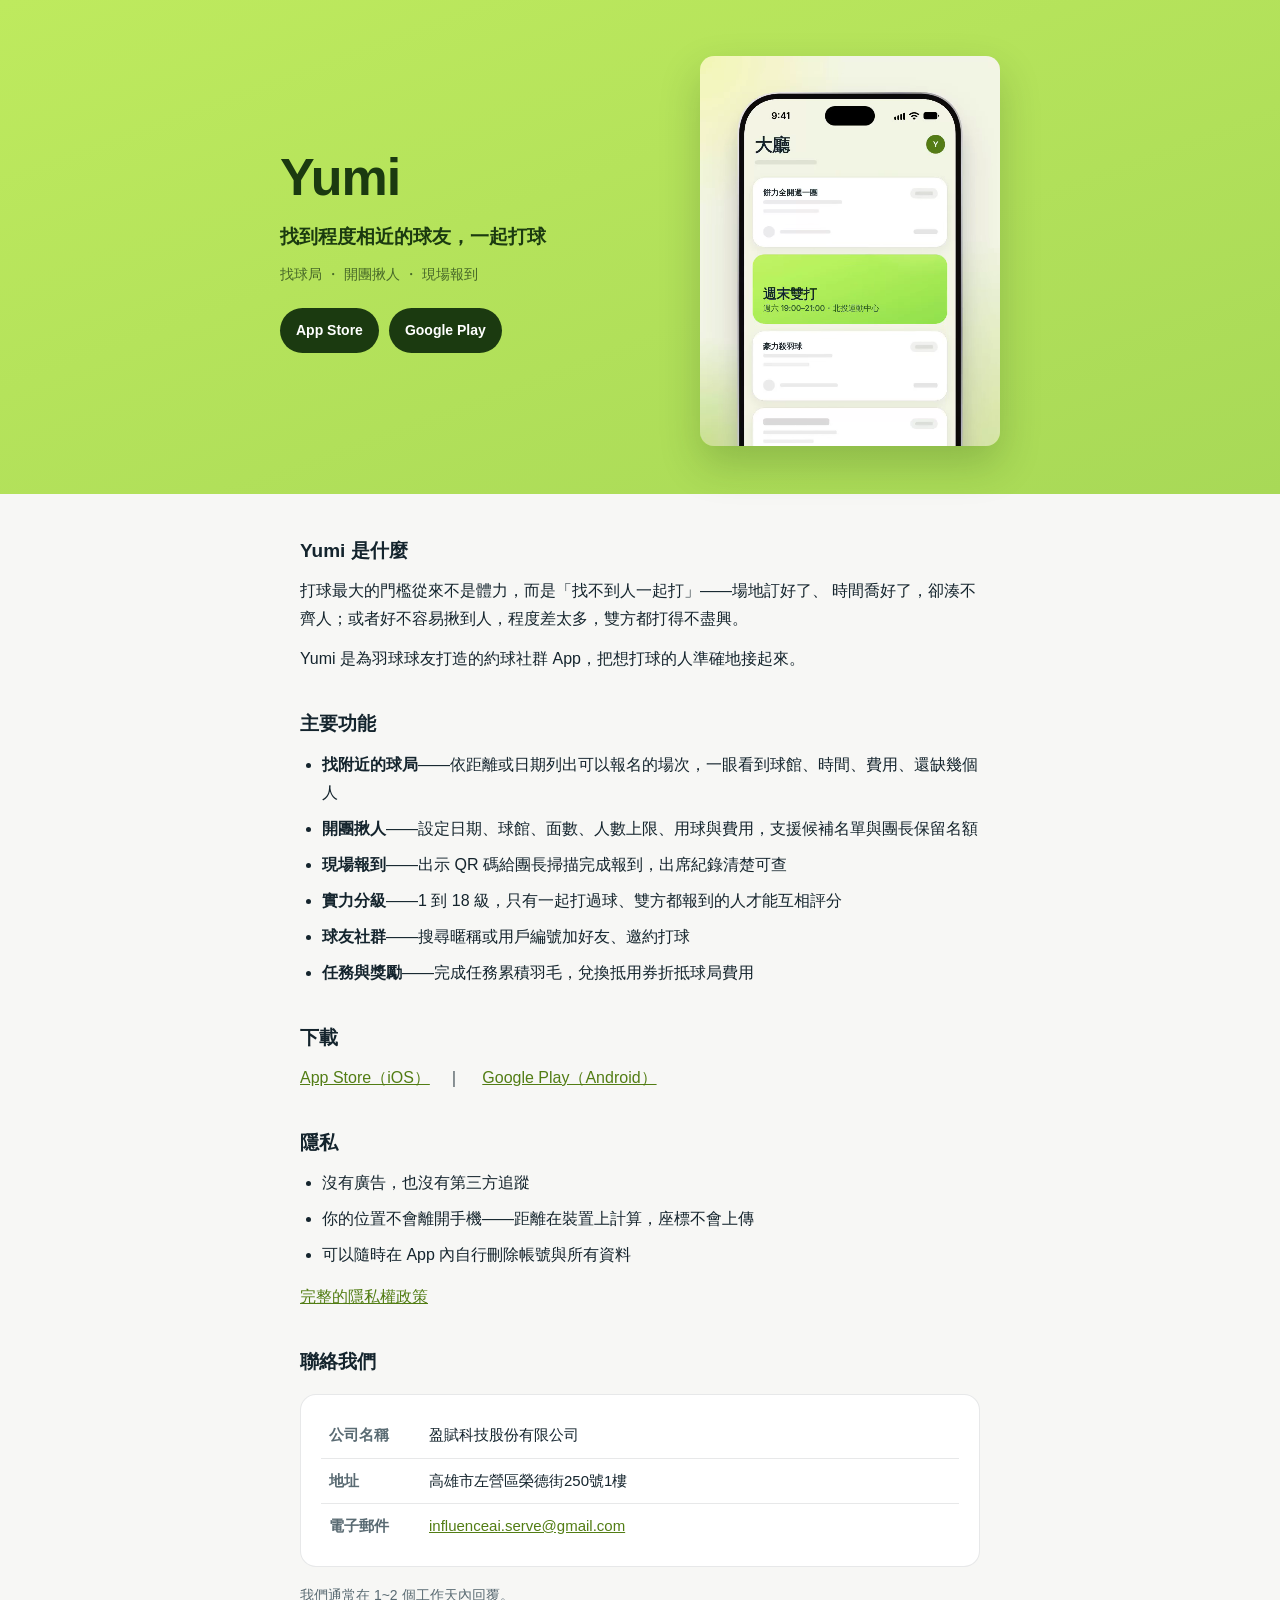
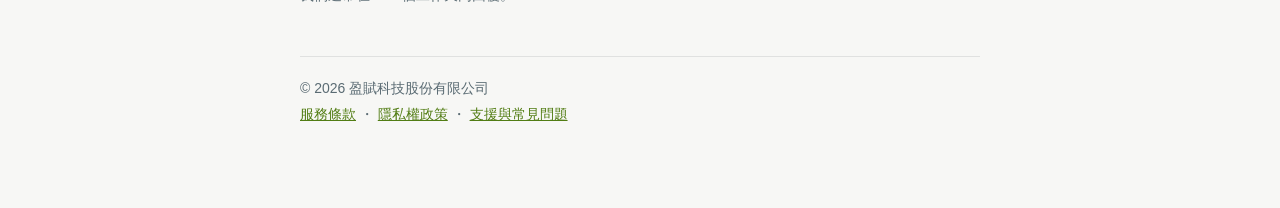
<file: index.html>
<!doctype html>
<html lang="zh-Hant">
<head>
<meta charset="utf-8">
<meta name="viewport" content="width=device-width, initial-scale=1">
<title>Yumi — 羽球約球社群</title>
<meta name="description" content="Yumi 是一款羽球約球社群 App：找附近的球局、開團揪人、線上報名與現場報到。盈賦科技股份有限公司出品。">
<!--
  這一頁是 **Yumi 的產品頁**，掛在 yumi.influenceai.tw。
  公司官網是 influenceai.tw（InfluenceAI 那個產品），兩邊各司其職 ——
  所以這裡主打 App 本身，公司資訊放頁尾（Google Play 的組織驗證
  仍然看得到公司全名、地址與聯絡方式）。

  **樣式刻意寫在這一頁裡面，不連結 style.css。**
  隔壁兩頁（隱私權政策、支援）共用 style.css；這一頁如果因為少了
  一個 CSS 檔就變成裸 HTML，審核員與使用者看到的就是一個壞掉的
  網站 —— 一個檔案自己站得住，比省幾行重複重要。

  公司名稱與地址**要跟 D-U-N-S 登記的一字不差**。要改的話，
  Play Console 與這裡一起改，不要只改一邊。
-->
<style>
:root{
  --bg:#F7F7F5; --card:#FFF; --ink:#14242D; --soft:#5A6B73;
  --line:rgba(20,36,45,.10); --lime:#527D14; --limebg:#BEEA5E;
}
@media (prefers-color-scheme: dark){
  :root{ --bg:#0C1418; --card:#18272E; --ink:#F5F7F2; --soft:#9BAAB2;
         --line:rgba(255,255,255,.12); --lime:#B7F35C; }
}
*{box-sizing:border-box; margin:0; padding:0}
body{
  background:var(--bg); color:var(--ink); line-height:1.75;
  font-family:-apple-system,BlinkMacSystemFont,"PingFang TC","Noto Sans TC",
              "Microsoft JhengHei",sans-serif;
}
main{max-width:720px; margin:0 auto; padding:0 20px 80px}

/* 頁首那條螢光綠 —— App 的主色，一眼認得出是同一個品牌。
   文案在左、手機示意動畫在右；窄螢幕時動畫排到文案下面。 */
.hero{
  background:linear-gradient(160deg,#BEEA5E 0%,#A8D957 100%);
  padding:56px 20px 48px; margin-bottom:40px;
}
.hero .inner{
  max-width:720px; margin:0 auto; display:flex; align-items:center;
  justify-content:space-between; gap:32px;
}
.hero .copy{ flex:1 1 auto; min-width:0 }
.hero .name{
  font-size:52px; font-weight:800; letter-spacing:-1px; color:#1B3A10;
  line-height:1.1;
}
.hero .tag{ margin-top:14px; font-size:19px; font-weight:700; color:#1B3A10 }
.hero .sub{ margin-top:8px; font-size:14px; color:#2C4A1C; opacity:.8 }
.hero .cta{ margin-top:22px; display:flex; gap:10px; flex-wrap:wrap }
.hero .cta a{
  display:inline-block; padding:10px 16px; border-radius:999px;
  background:#1B3A10; color:#fff; font-weight:700; font-size:14px;
  text-decoration:none;
}
/* 示意動畫：一支手機在大廳點開球局、按下報名（影片本身有自己的霧綠底與圓角） */
.hero .demo{
  flex:0 0 300px; width:300px; aspect-ratio:400/520; border-radius:14px;
  overflow:hidden; box-shadow:0 18px 40px rgba(27,58,16,.22);
}
.hero .demo video{ display:block; width:100%; height:100%; object-fit:cover }
@media (max-width:620px){
  .hero{ padding:44px 20px 36px }
  .hero .inner{ flex-direction:column; align-items:stretch; gap:28px }
  .hero .demo{ flex:none; width:min(358px,100%); margin:0 auto }
}

h2{font-size:19px; margin:34px 0 10px}
p,li{font-size:16px; color:var(--ink)}
p{margin-bottom:12px}
ul{margin:0 0 14px 22px}
li{margin-bottom:8px}
a{color:var(--lime)}
.card{background:var(--card); border:1px solid var(--line); border-radius:16px;
      padding:18px 20px; margin:16px 0}
.soft{color:var(--soft); font-size:14px}
table{width:100%; border-collapse:collapse; margin:0; font-size:15px}
th,td{text-align:left; padding:9px 8px; border-bottom:1px solid var(--line);
      vertical-align:top}
th{color:var(--soft); font-weight:600; white-space:nowrap; width:100px}
tr:last-child th,tr:last-child td{border-bottom:0}

/* 手機上兩欄表格會被壓成「一個字一行」—— 那不是排版難看，是根本讀不了。
   窄螢幕就改成上下堆疊：標題一行、說明一行。 */
@media (max-width:620px){
  .hero .name{font-size:42px}
  .hero .cta a{font-size:13px}
  table,tbody,tr,th,td{display:block; width:100%}
  tr{border-bottom:1px solid var(--line); padding:10px 0}
  tr:last-child{border-bottom:0; padding-bottom:0}
  th,td{border:0; padding:0}
  th{color:var(--ink); font-weight:700; margin-bottom:4px; width:auto}
  td{color:var(--soft)}
}
footer{margin-top:48px; padding-top:18px; border-top:1px solid var(--line);
       color:var(--soft); font-size:14px; line-height:1.9}
</style>
</head>
<body>

<div class="hero">
  <div class="inner">
    <div class="copy">
      <div class="name">Yumi</div>
      <div class="tag">找到程度相近的球友，一起打球</div>
      <div class="sub">找球局 ・ 開團揪人 ・ 現場報到</div>
      <div class="cta">
        <a href="https://apps.apple.com/tw/app/yumi-badminton/id6799363645">App Store</a>
        <a href="https://play.google.com/store/apps/details?id=com.jostephen.yumi">Google Play</a>
      </div>
    </div>
    <div class="demo" aria-label="Yumi 大廳：點開球局、按下報名的示意動畫">
      <video autoplay muted loop playsinline poster="assets/yumi-hero-demo-poster.png">
        <source src="assets/yumi-hero-demo.webm" type="video/webm">
        <source src="assets/yumi-hero-demo.mp4" type="video/mp4">
      </video>
    </div>
  </div>
</div>

<main>

<h2>Yumi 是什麼</h2>
<p>打球最大的門檻從來不是體力，而是「找不到人一起打」——場地訂好了、
時間喬好了，卻湊不齊人；或者好不容易揪到人，程度差太多，雙方都打得不盡興。</p>
<p>Yumi 是為羽球球友打造的約球社群 App，把想打球的人準確地接起來。</p>

<h2>主要功能</h2>
<ul>
<li><strong>找附近的球局</strong>——依距離或日期列出可以報名的場次，一眼看到球館、時間、費用、還缺幾個人</li>
<li><strong>開團揪人</strong>——設定日期、球館、面數、人數上限、用球與費用，支援候補名單與團長保留名額</li>
<li><strong>現場報到</strong>——出示 QR 碼給團長掃描完成報到，出席紀錄清楚可查</li>
<li><strong>實力分級</strong>——1 到 18 級，只有一起打過球、雙方都報到的人才能互相評分</li>
<li><strong>球友社群</strong>——搜尋暱稱或用戶編號加好友、邀約打球</li>
<li><strong>任務與獎勵</strong>——完成任務累積羽毛，兌換抵用券折抵球局費用</li>
</ul>

<h2>下載</h2>
<p>
<a href="https://apps.apple.com/tw/app/yumi-badminton/id6799363645">App Store（iOS）</a>　｜　
<a href="https://play.google.com/store/apps/details?id=com.jostephen.yumi">Google Play（Android）</a>
</p>

<h2>隱私</h2>
<ul>
<li>沒有廣告，也沒有第三方追蹤</li>
<li>你的位置不會離開手機——距離在裝置上計算，座標不會上傳</li>
<li>可以隨時在 App 內自行刪除帳號與所有資料</li>
</ul>
<p><a href="privacy.html">完整的隱私權政策</a></p>

<h2>聯絡我們</h2>
<div class="card">
<table>
<tr><th>公司名稱</th><td>盈賦科技股份有限公司</td></tr>
<tr><th>地址</th><td>高雄市左營區榮德街250號1樓</td></tr>
<tr><th>電子郵件</th><td><a href="mailto:influenceai.serve@gmail.com">influenceai.serve@gmail.com</a></td></tr>
</table>
</div>
<p class="soft">我們通常在 1~2 個工作天內回覆。</p>

<footer>
© 2026 盈賦科技股份有限公司<br>
<a href="terms.html">服務條款</a> ・ <a href="privacy.html">隱私權政策</a> ・ <a href="support.html">支援與常見問題</a>
</footer>

</main>
</body>
</html>
</file>
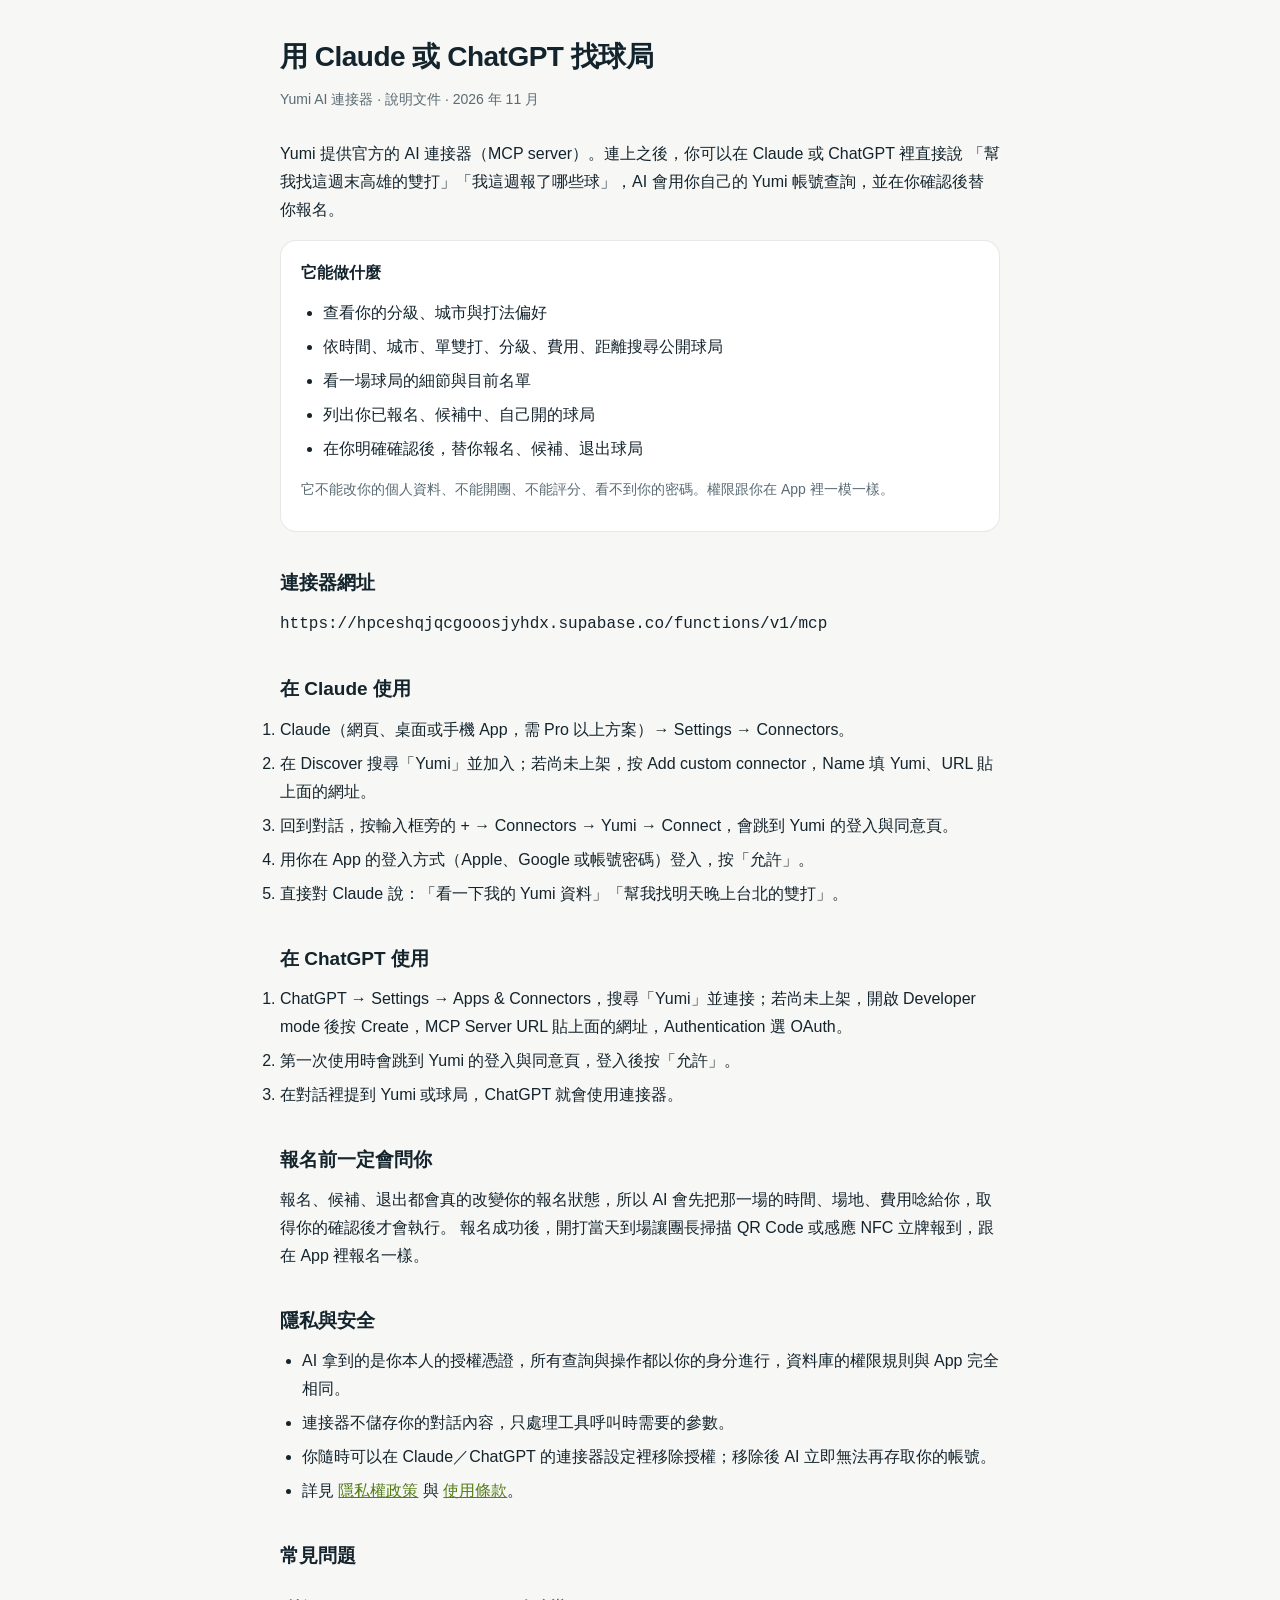
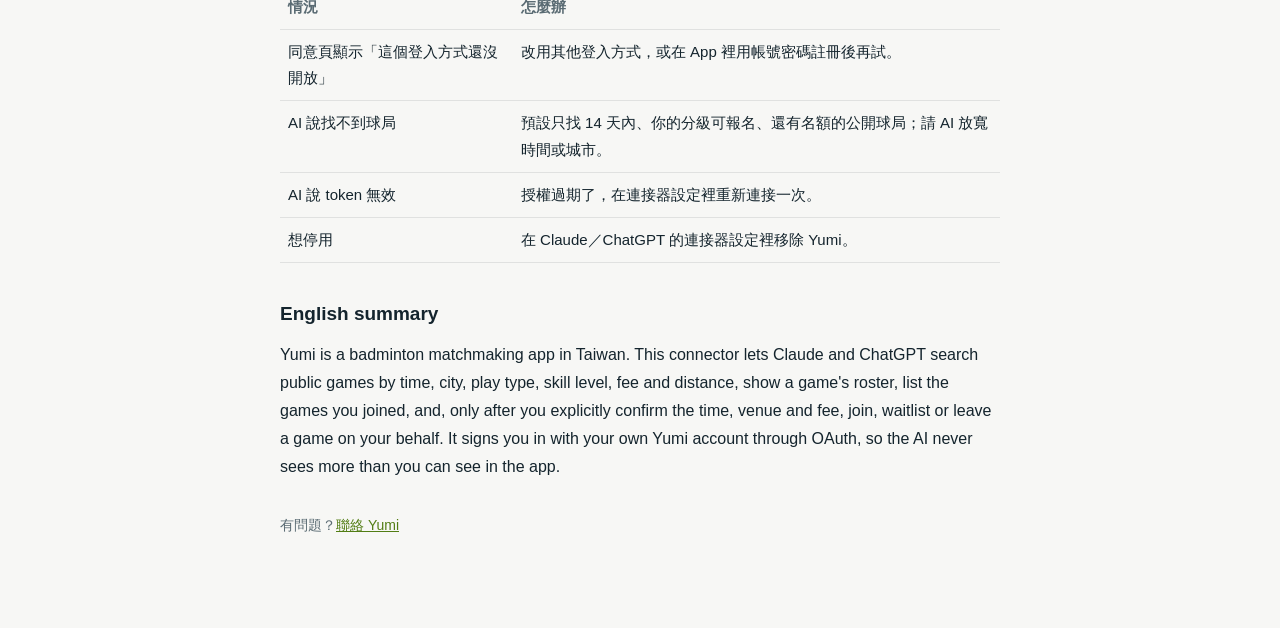
<file: ai.html>
<!doctype html>
<html lang="zh-Hant">
<head>
<meta charset="utf-8">
<meta name="viewport" content="width=device-width, initial-scale=1">
<title>Yumi × AI 助理 · 用 Claude 或 ChatGPT 找球局</title>
<meta name="description" content="把 Yumi 連接到 Claude 或 ChatGPT，直接用對話找羽球球局、看名單、報名。">
<link rel="stylesheet" href="style.css">
</head>
<body>
<main>

<h1>用 Claude 或 ChatGPT 找球局</h1>
<p class="updated">Yumi AI 連接器 · 說明文件 · 2026 年 11 月</p>

<p>Yumi 提供官方的 AI 連接器（MCP server）。連上之後，你可以在 Claude 或 ChatGPT 裡直接說
「幫我找這週末高雄的雙打」「我這週報了哪些球」，AI 會用你自己的 Yumi 帳號查詢，並在你確認後替你報名。</p>

<div class="card">
<p><strong>它能做什麼</strong></p>
<ul>
<li>查看你的分級、城市與打法偏好</li>
<li>依時間、城市、單雙打、分級、費用、距離搜尋公開球局</li>
<li>看一場球局的細節與目前名單</li>
<li>列出你已報名、候補中、自己開的球局</li>
<li>在你明確確認後，替你報名、候補、退出球局</li>
</ul>
<p class="soft">它不能改你的個人資料、不能開團、不能評分、看不到你的密碼。權限跟你在 App 裡一模一樣。</p>
</div>

<h2>連接器網址</h2>
<p><code>https://hpceshqjqcgooosjyhdx.supabase.co/functions/v1/mcp</code></p>

<h2>在 Claude 使用</h2>
<ol>
<li>Claude（網頁、桌面或手機 App，需 Pro 以上方案）→ Settings → Connectors。</li>
<li>在 Discover 搜尋「Yumi」並加入；若尚未上架，按 Add custom connector，Name 填 Yumi、URL 貼上面的網址。</li>
<li>回到對話，按輸入框旁的 + → Connectors → Yumi → Connect，會跳到 Yumi 的登入與同意頁。</li>
<li>用你在 App 的登入方式（Apple、Google 或帳號密碼）登入，按「允許」。</li>
<li>直接對 Claude 說：「看一下我的 Yumi 資料」「幫我找明天晚上台北的雙打」。</li>
</ol>

<h2>在 ChatGPT 使用</h2>
<ol>
<li>ChatGPT → Settings → Apps &amp; Connectors，搜尋「Yumi」並連接；若尚未上架，開啟 Developer mode 後按 Create，MCP Server URL 貼上面的網址，Authentication 選 OAuth。</li>
<li>第一次使用時會跳到 Yumi 的登入與同意頁，登入後按「允許」。</li>
<li>在對話裡提到 Yumi 或球局，ChatGPT 就會使用連接器。</li>
</ol>

<h2>報名前一定會問你</h2>
<p>報名、候補、退出都會真的改變你的報名狀態，所以 AI 會先把那一場的時間、場地、費用唸給你，取得你的確認後才會執行。
報名成功後，開打當天到場讓團長掃描 QR Code 或感應 NFC 立牌報到，跟在 App 裡報名一樣。</p>

<h2>隱私與安全</h2>
<ul>
<li>AI 拿到的是你本人的授權憑證，所有查詢與操作都以你的身分進行，資料庫的權限規則與 App 完全相同。</li>
<li>連接器不儲存你的對話內容，只處理工具呼叫時需要的參數。</li>
<li>你隨時可以在 Claude／ChatGPT 的連接器設定裡移除授權；移除後 AI 立即無法再存取你的帳號。</li>
<li>詳見 <a href="privacy.html">隱私權政策</a> 與 <a href="terms.html">使用條款</a>。</li>
</ul>

<h2>常見問題</h2>
<table>
<tr><th>情況</th><th>怎麼辦</th></tr>
<tr><td>同意頁顯示「這個登入方式還沒開放」</td><td>改用其他登入方式，或在 App 裡用帳號密碼註冊後再試。</td></tr>
<tr><td>AI 說找不到球局</td><td>預設只找 14 天內、你的分級可報名、還有名額的公開球局；請 AI 放寬時間或城市。</td></tr>
<tr><td>AI 說 token 無效</td><td>授權過期了，在連接器設定裡重新連接一次。</td></tr>
<tr><td>想停用</td><td>在 Claude／ChatGPT 的連接器設定裡移除 Yumi。</td></tr>
</table>

<h2>English summary</h2>
<p>Yumi is a badminton matchmaking app in Taiwan. This connector lets Claude and ChatGPT search public games by time, city, play type, skill level, fee and distance, show a game's roster, list the games you joined, and, only after you explicitly confirm the time, venue and fee, join, waitlist or leave a game on your behalf. It signs you in with your own Yumi account through OAuth, so the AI never sees more than you can see in the app.</p>

<p class="soft" style="margin-top:32px">有問題？<a href="support.html">聯絡 Yumi</a></p>
</main>
</body>
</html>
</file>
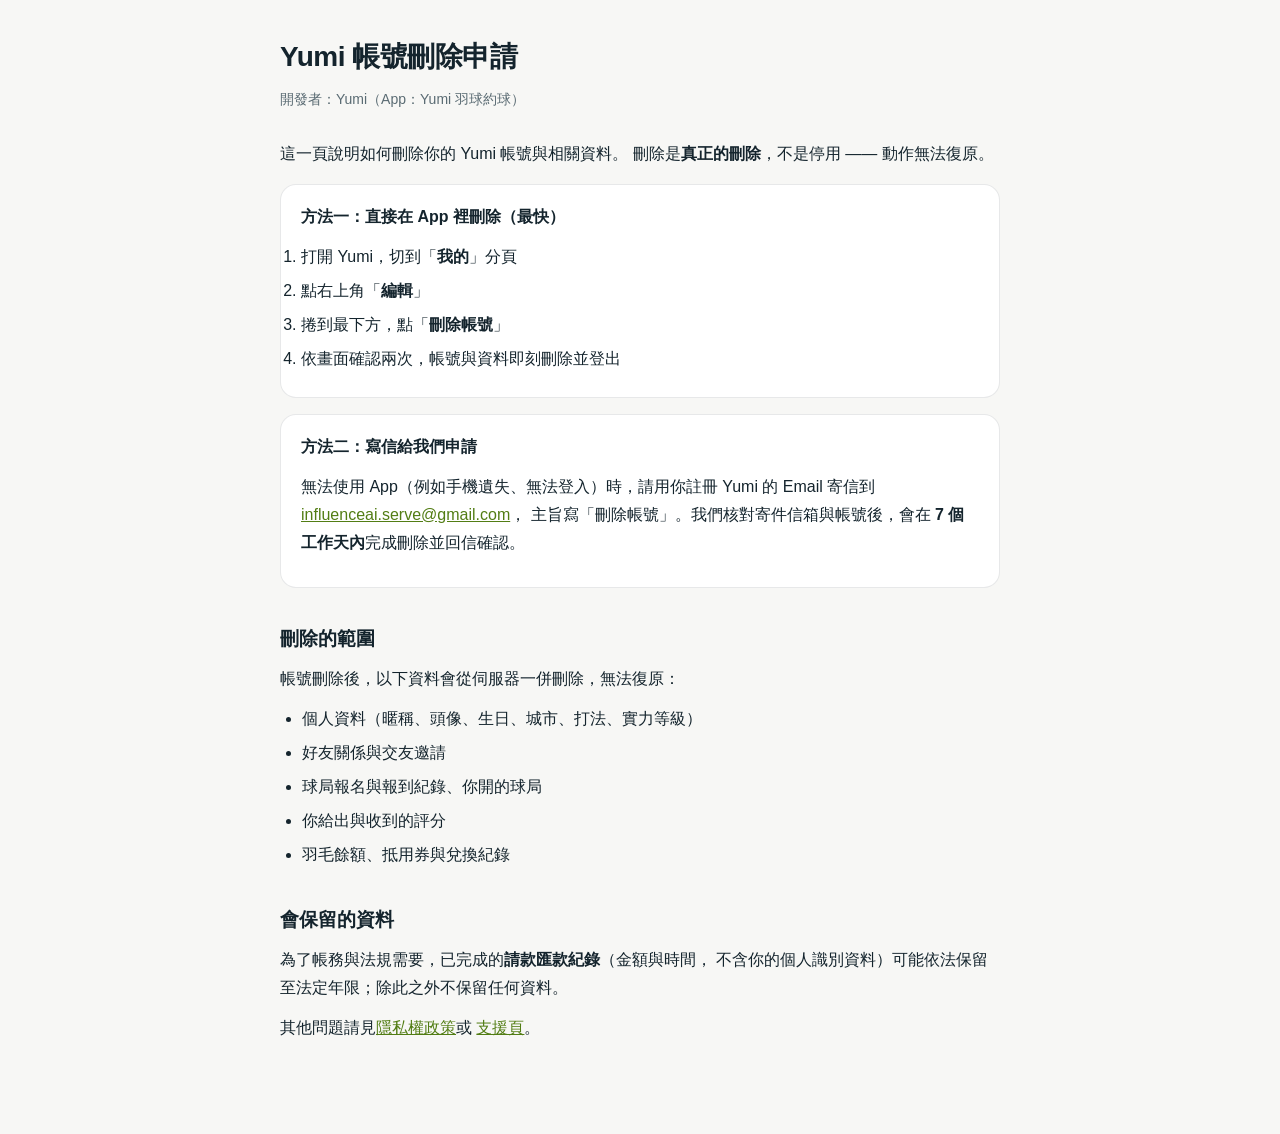
<file: delete-account.html>
<!doctype html>
<html lang="zh-Hant">
<head>
<meta charset="utf-8">
<meta name="viewport" content="width=device-width, initial-scale=1">
<title>Yumi 帳號刪除申請</title>
<link rel="stylesheet" href="style.css">
</head>
<body>
<main>

<h1>Yumi 帳號刪除申請</h1>
<p class="updated">開發者：Yumi（App：Yumi 羽球約球）</p>

<p>這一頁說明如何刪除你的 Yumi 帳號與相關資料。
刪除是<strong>真正的刪除</strong>，不是停用 —— 動作無法復原。</p>

<div class="card">
<p><strong>方法一：直接在 App 裡刪除（最快）</strong></p>
<ol>
  <li>打開 Yumi，切到「<strong>我的</strong>」分頁</li>
  <li>點右上角「<strong>編輯</strong>」</li>
  <li>捲到最下方，點「<strong>刪除帳號</strong>」</li>
  <li>依畫面確認兩次，帳號與資料即刻刪除並登出</li>
</ol>
</div>

<div class="card">
<p><strong>方法二：寫信給我們申請</strong></p>
<p>無法使用 App（例如手機遺失、無法登入）時，請用你註冊 Yumi 的
Email 寄信到
<a href="mailto:influenceai.serve@gmail.com">influenceai.serve@gmail.com</a>，
主旨寫「刪除帳號」。我們核對寄件信箱與帳號後，會在
<strong>7 個工作天內</strong>完成刪除並回信確認。</p>
</div>

<h2>刪除的範圍</h2>
<p>帳號刪除後，以下資料會從伺服器一併刪除，無法復原：</p>
<ul>
  <li>個人資料（暱稱、頭像、生日、城市、打法、實力等級）</li>
  <li>好友關係與交友邀請</li>
  <li>球局報名與報到紀錄、你開的球局</li>
  <li>你給出與收到的評分</li>
  <li>羽毛餘額、抵用券與兌換紀錄</li>
</ul>

<h2>會保留的資料</h2>
<p>為了帳務與法規需要，已完成的<strong>請款匯款紀錄</strong>（金額與時間，
不含你的個人識別資料）可能依法保留至法定年限；除此之外不保留任何資料。</p>

<p>其他問題請見<a href="privacy.html">隱私權政策</a>或
<a href="support.html">支援頁</a>。</p>

</main>
</body>
</html>
</file>
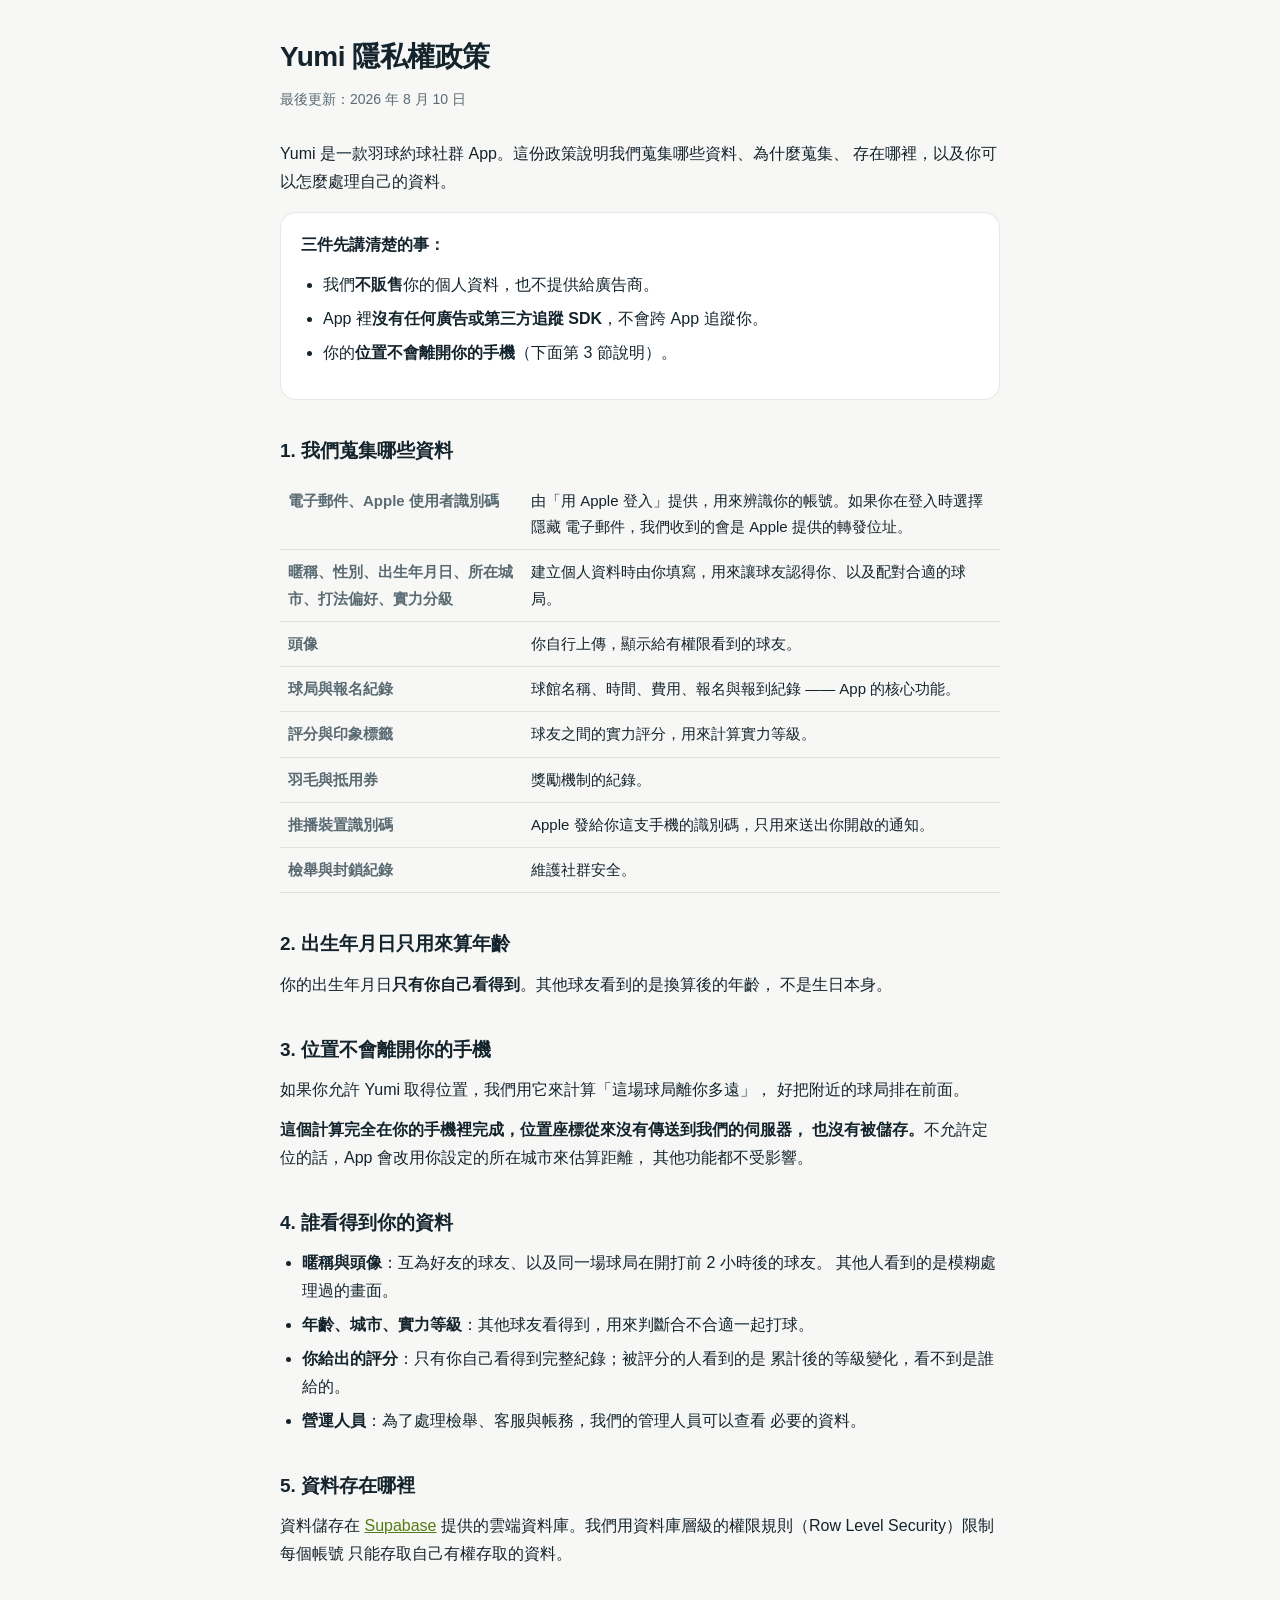
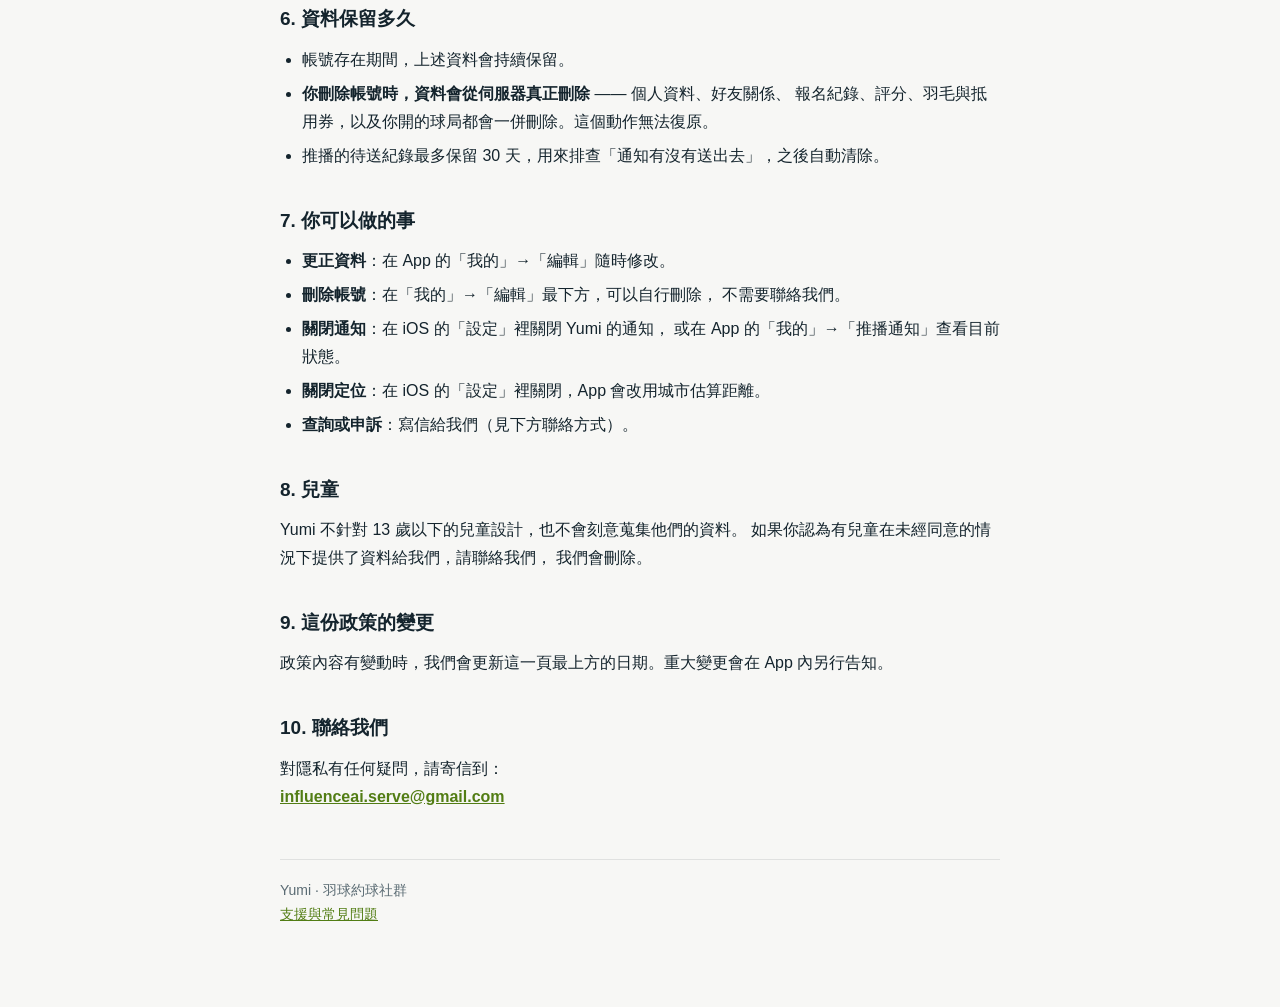
<file: privacy.html>
<!doctype html>
<html lang="zh-Hant">
<head>
<meta charset="utf-8">
<meta name="viewport" content="width=device-width, initial-scale=1">
<title>Yumi 隱私權政策</title>
<link rel="stylesheet" href="style.css">
</head>
<body>
<main>

<h1>Yumi 隱私權政策</h1>
<p class="updated">最後更新：2026 年 8 月 10 日</p>

<p>Yumi 是一款羽球約球社群 App。這份政策說明我們蒐集哪些資料、為什麼蒐集、
存在哪裡，以及你可以怎麼處理自己的資料。</p>

<div class="card">
<p><strong>三件先講清楚的事：</strong></p>
<ul>
  <li>我們<strong>不販售</strong>你的個人資料，也不提供給廣告商。</li>
  <li>App 裡<strong>沒有任何廣告或第三方追蹤 SDK</strong>，不會跨 App 追蹤你。</li>
  <li>你的<strong>位置不會離開你的手機</strong>（下面第 3 節說明）。</li>
</ul>
</div>

<h2>1. 我們蒐集哪些資料</h2>

<table>
<tr><th>電子郵件、Apple 使用者識別碼</th>
    <td>由「用 Apple 登入」提供，用來辨識你的帳號。如果你在登入時選擇隱藏
        電子郵件，我們收到的會是 Apple 提供的轉發位址。</td></tr>
<tr><th>暱稱、性別、出生年月日、所在城市、打法偏好、實力分級</th>
    <td>建立個人資料時由你填寫，用來讓球友認得你、以及配對合適的球局。</td></tr>
<tr><th>頭像</th><td>你自行上傳，顯示給有權限看到的球友。</td></tr>
<tr><th>球局與報名紀錄</th>
    <td>球館名稱、時間、費用、報名與報到紀錄 —— App 的核心功能。</td></tr>
<tr><th>評分與印象標籤</th>
    <td>球友之間的實力評分，用來計算實力等級。</td></tr>
<tr><th>羽毛與抵用券</th><td>獎勵機制的紀錄。</td></tr>
<tr><th>推播裝置識別碼</th>
    <td>Apple 發給你這支手機的識別碼，只用來送出你開啟的通知。</td></tr>
<tr><th>檢舉與封鎖紀錄</th><td>維護社群安全。</td></tr>
</table>

<h2>2. 出生年月日只用來算年齡</h2>
<p>你的出生年月日<strong>只有你自己看得到</strong>。其他球友看到的是換算後的年齡，
不是生日本身。</p>

<h2>3. 位置不會離開你的手機</h2>
<p>如果你允許 Yumi 取得位置，我們用它來計算「這場球局離你多遠」，
好把附近的球局排在前面。</p>
<p><strong>這個計算完全在你的手機裡完成，位置座標從來沒有傳送到我們的伺服器，
也沒有被儲存。</strong>不允許定位的話，App 會改用你設定的所在城市來估算距離，
其他功能都不受影響。</p>

<h2>4. 誰看得到你的資料</h2>
<ul>
  <li><strong>暱稱與頭像</strong>：互為好友的球友、以及同一場球局在開打前 2 小時後的球友。
      其他人看到的是模糊處理過的畫面。</li>
  <li><strong>年齡、城市、實力等級</strong>：其他球友看得到，用來判斷合不合適一起打球。</li>
  <li><strong>你給出的評分</strong>：只有你自己看得到完整紀錄；被評分的人看到的是
      累計後的等級變化，看不到是誰給的。</li>
  <li><strong>營運人員</strong>：為了處理檢舉、客服與帳務，我們的管理人員可以查看
      必要的資料。</li>
</ul>

<h2>5. 資料存在哪裡</h2>
<p>資料儲存在 <a href="https://supabase.com/privacy" target="_blank" rel="noopener">Supabase</a>
提供的雲端資料庫。我們用資料庫層級的權限規則（Row Level Security）限制每個帳號
只能存取自己有權存取的資料。</p>

<h2>6. 資料保留多久</h2>
<ul>
  <li>帳號存在期間，上述資料會持續保留。</li>
  <li><strong>你刪除帳號時，資料會從伺服器真正刪除</strong> —— 個人資料、好友關係、
      報名紀錄、評分、羽毛與抵用券，以及你開的球局都會一併刪除。這個動作無法復原。</li>
  <li>推播的待送紀錄最多保留 30 天，用來排查「通知有沒有送出去」，之後自動清除。</li>
</ul>

<h2>7. 你可以做的事</h2>
<ul>
  <li><strong>更正資料</strong>：在 App 的「我的」→「編輯」隨時修改。</li>
  <li><strong>刪除帳號</strong>：在「我的」→「編輯」最下方，可以自行刪除，
      不需要聯絡我們。</li>
  <li><strong>關閉通知</strong>：在 iOS 的「設定」裡關閉 Yumi 的通知，
      或在 App 的「我的」→「推播通知」查看目前狀態。</li>
  <li><strong>關閉定位</strong>：在 iOS 的「設定」裡關閉，App 會改用城市估算距離。</li>
  <li><strong>查詢或申訴</strong>：寫信給我們（見下方聯絡方式）。</li>
</ul>

<h2>8. 兒童</h2>
<p>Yumi 不針對 13 歲以下的兒童設計，也不會刻意蒐集他們的資料。
如果你認為有兒童在未經同意的情況下提供了資料給我們，請聯絡我們，
我們會刪除。</p>

<h2>9. 這份政策的變更</h2>
<p>政策內容有變動時，我們會更新這一頁最上方的日期。重大變更會在 App 內另行告知。</p>

<h2>10. 聯絡我們</h2>
<p>對隱私有任何疑問，請寄信到：<br>
<strong><a href="mailto:influenceai.serve@gmail.com">influenceai.serve@gmail.com</a></strong></p>

<footer>
Yumi · 羽球約球社群<br>
<a href="support.html">支援與常見問題</a>
</footer>

</main>
</body>
</html>
</file>
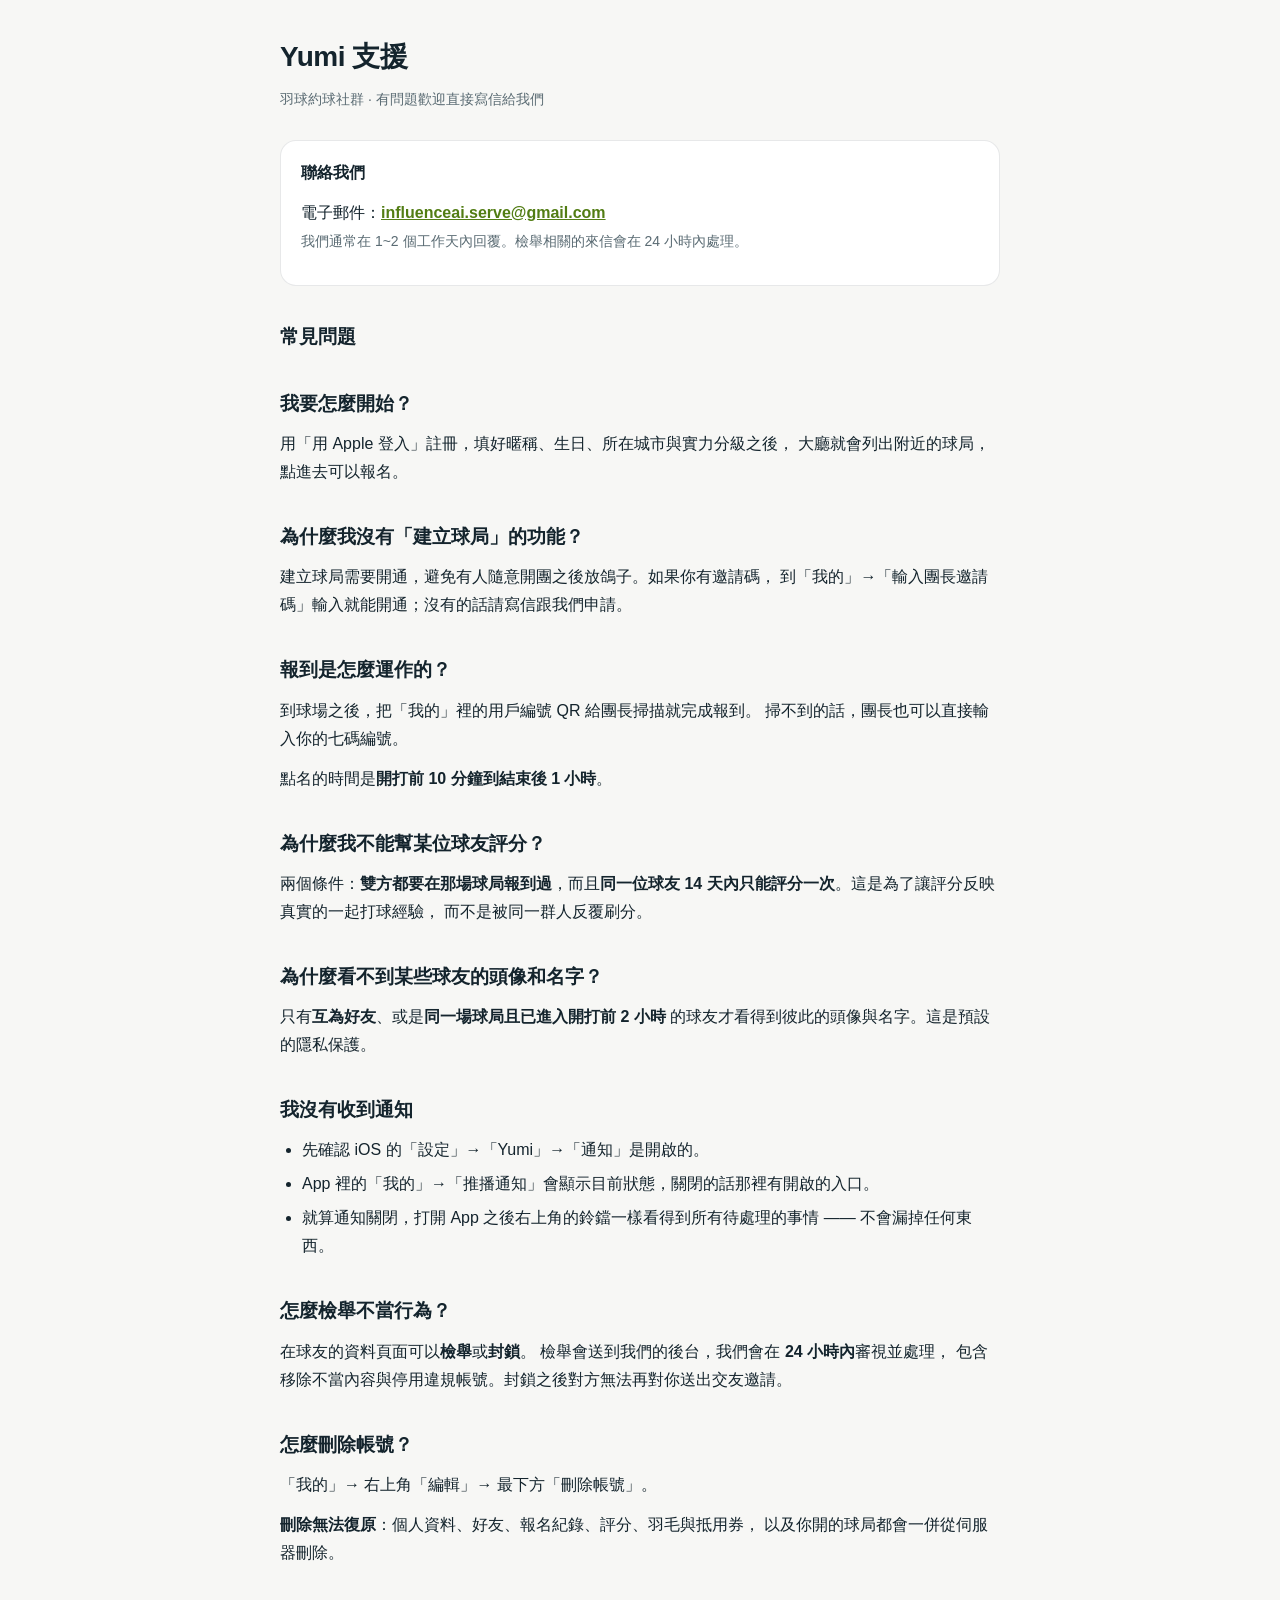
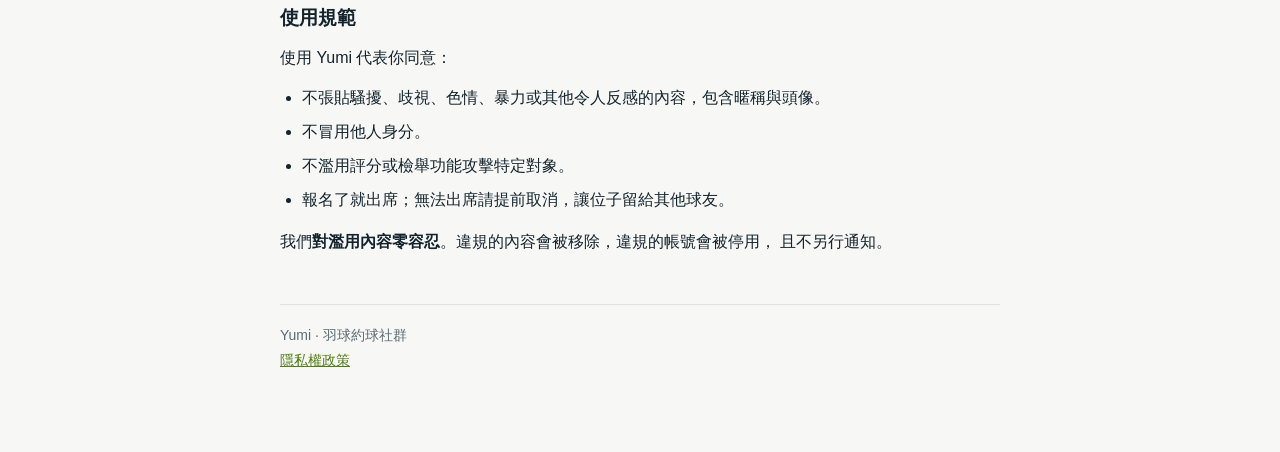
<file: support.html>
<!doctype html>
<html lang="zh-Hant">
<head>
<meta charset="utf-8">
<meta name="viewport" content="width=device-width, initial-scale=1">
<title>Yumi 支援</title>
<link rel="stylesheet" href="style.css">
</head>
<body>
<main>

<h1>Yumi 支援</h1>
<p class="updated">羽球約球社群 · 有問題歡迎直接寫信給我們</p>

<div class="card">
<p><strong>聯絡我們</strong></p>
<p>電子郵件：<strong><a href="mailto:influenceai.serve@gmail.com">influenceai.serve@gmail.com</a></strong><br>
<span class="soft">我們通常在 1~2 個工作天內回覆。檢舉相關的來信會在 24 小時內處理。</span></p>
</div>

<h2>常見問題</h2>

<h2>我要怎麼開始？</h2>
<p>用「用 Apple 登入」註冊，填好暱稱、生日、所在城市與實力分級之後，
大廳就會列出附近的球局，點進去可以報名。</p>

<h2>為什麼我沒有「建立球局」的功能？</h2>
<p>建立球局需要開通，避免有人隨意開團之後放鴿子。如果你有邀請碼，
到「我的」→「輸入團長邀請碼」輸入就能開通；沒有的話請寫信跟我們申請。</p>

<h2>報到是怎麼運作的？</h2>
<p>到球場之後，把「我的」裡的用戶編號 QR 給團長掃描就完成報到。
掃不到的話，團長也可以直接輸入你的七碼編號。</p>
<p>點名的時間是<strong>開打前 10 分鐘到結束後 1 小時</strong>。</p>

<h2>為什麼我不能幫某位球友評分？</h2>
<p>兩個條件：<strong>雙方都要在那場球局報到過</strong>，而且<strong>同一位球友
14 天內只能評分一次</strong>。這是為了讓評分反映真實的一起打球經驗，
而不是被同一群人反覆刷分。</p>

<h2>為什麼看不到某些球友的頭像和名字？</h2>
<p>只有<strong>互為好友</strong>、或是<strong>同一場球局且已進入開打前 2 小時</strong>
的球友才看得到彼此的頭像與名字。這是預設的隱私保護。</p>

<h2>我沒有收到通知</h2>
<ul>
  <li>先確認 iOS 的「設定」→「Yumi」→「通知」是開啟的。</li>
  <li>App 裡的「我的」→「推播通知」會顯示目前狀態，關閉的話那裡有開啟的入口。</li>
  <li>就算通知關閉，打開 App 之後右上角的鈴鐺一樣看得到所有待處理的事情 ——
      不會漏掉任何東西。</li>
</ul>

<h2>怎麼檢舉不當行為？</h2>
<p>在球友的資料頁面可以<strong>檢舉</strong>或<strong>封鎖</strong>。
檢舉會送到我們的後台，我們會在 <strong>24 小時內</strong>審視並處理，
包含移除不當內容與停用違規帳號。封鎖之後對方無法再對你送出交友邀請。</p>

<h2>怎麼刪除帳號？</h2>
<p>「我的」→ 右上角「編輯」→ 最下方「刪除帳號」。</p>
<p><strong>刪除無法復原</strong>：個人資料、好友、報名紀錄、評分、羽毛與抵用券，
以及你開的球局都會一併從伺服器刪除。</p>

<h2>使用規範</h2>
<p>使用 Yumi 代表你同意：</p>
<ul>
  <li>不張貼騷擾、歧視、色情、暴力或其他令人反感的內容，包含暱稱與頭像。</li>
  <li>不冒用他人身分。</li>
  <li>不濫用評分或檢舉功能攻擊特定對象。</li>
  <li>報名了就出席；無法出席請提前取消，讓位子留給其他球友。</li>
</ul>
<p>我們<strong>對濫用內容零容忍</strong>。違規的內容會被移除，違規的帳號會被停用，
且不另行通知。</p>

<footer>
Yumi · 羽球約球社群<br>
<a href="privacy.html">隱私權政策</a>
</footer>

</main>
</body>
</html>
</file>
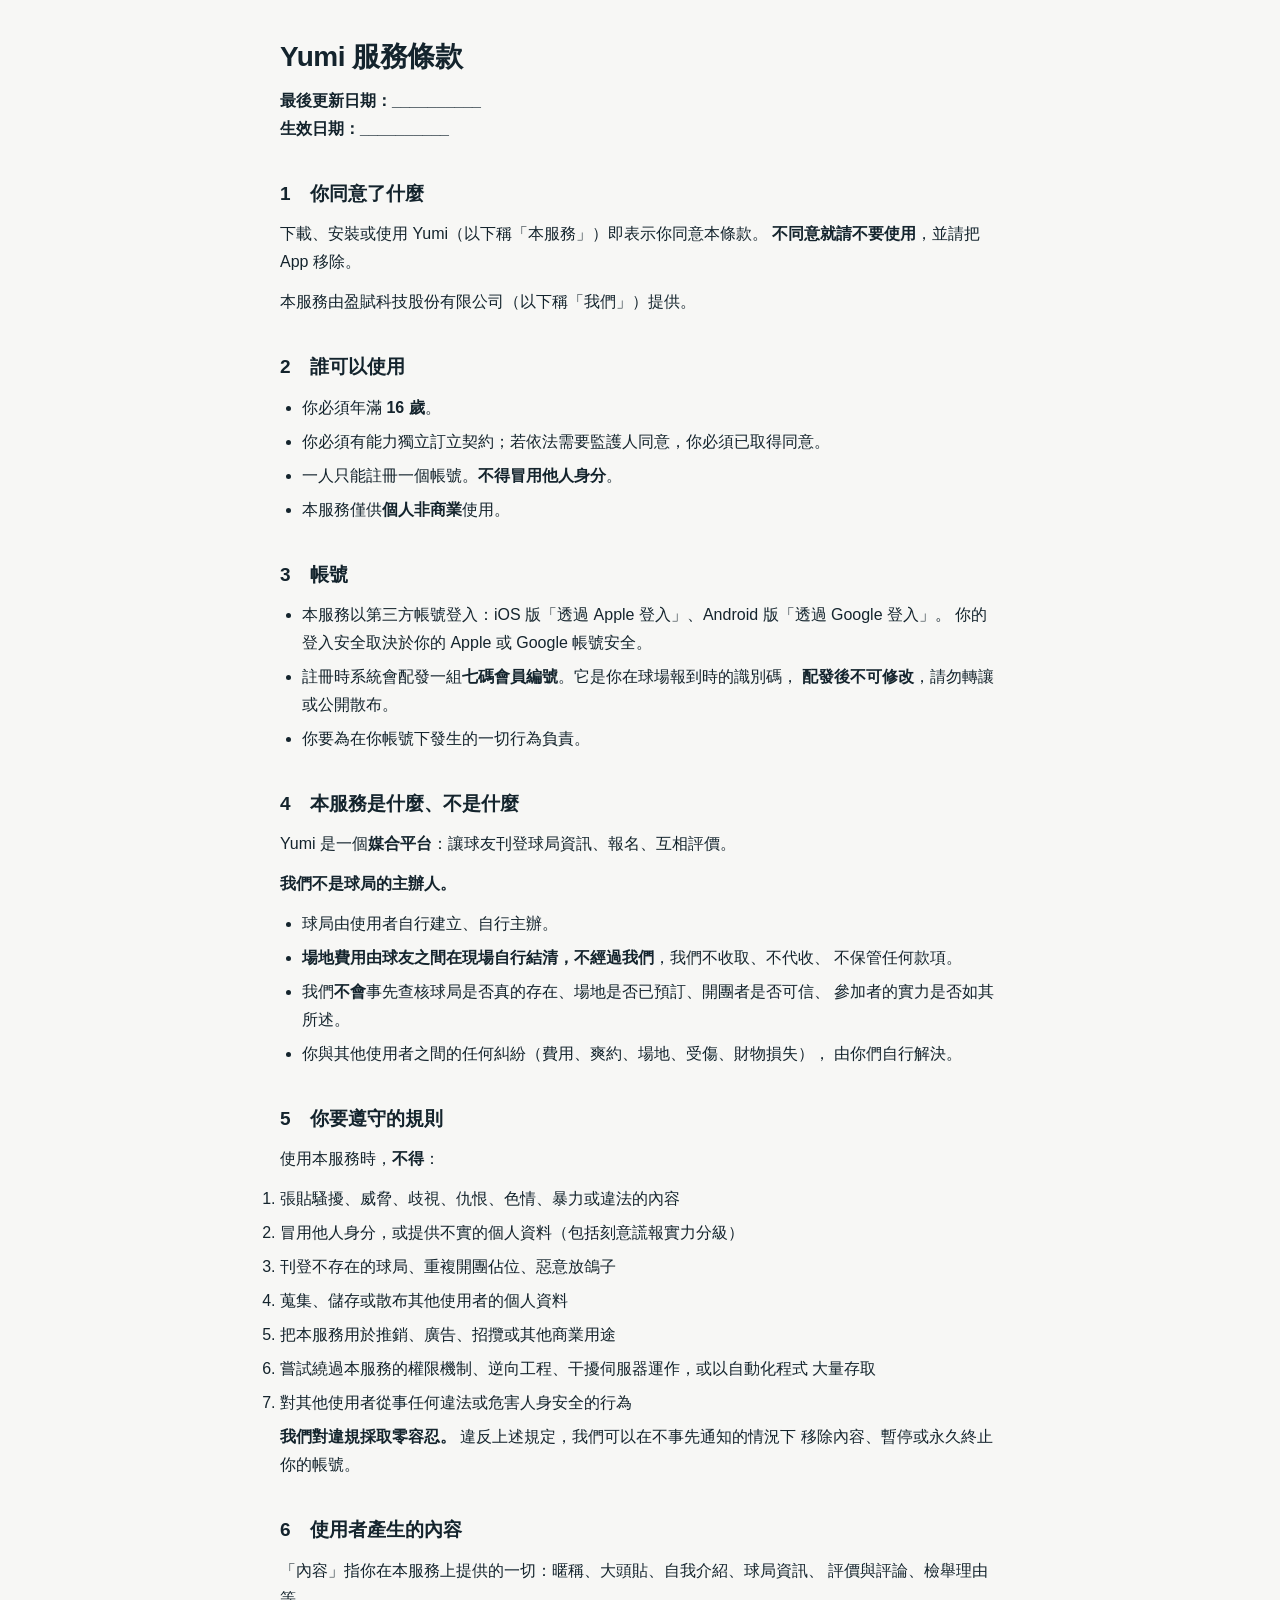
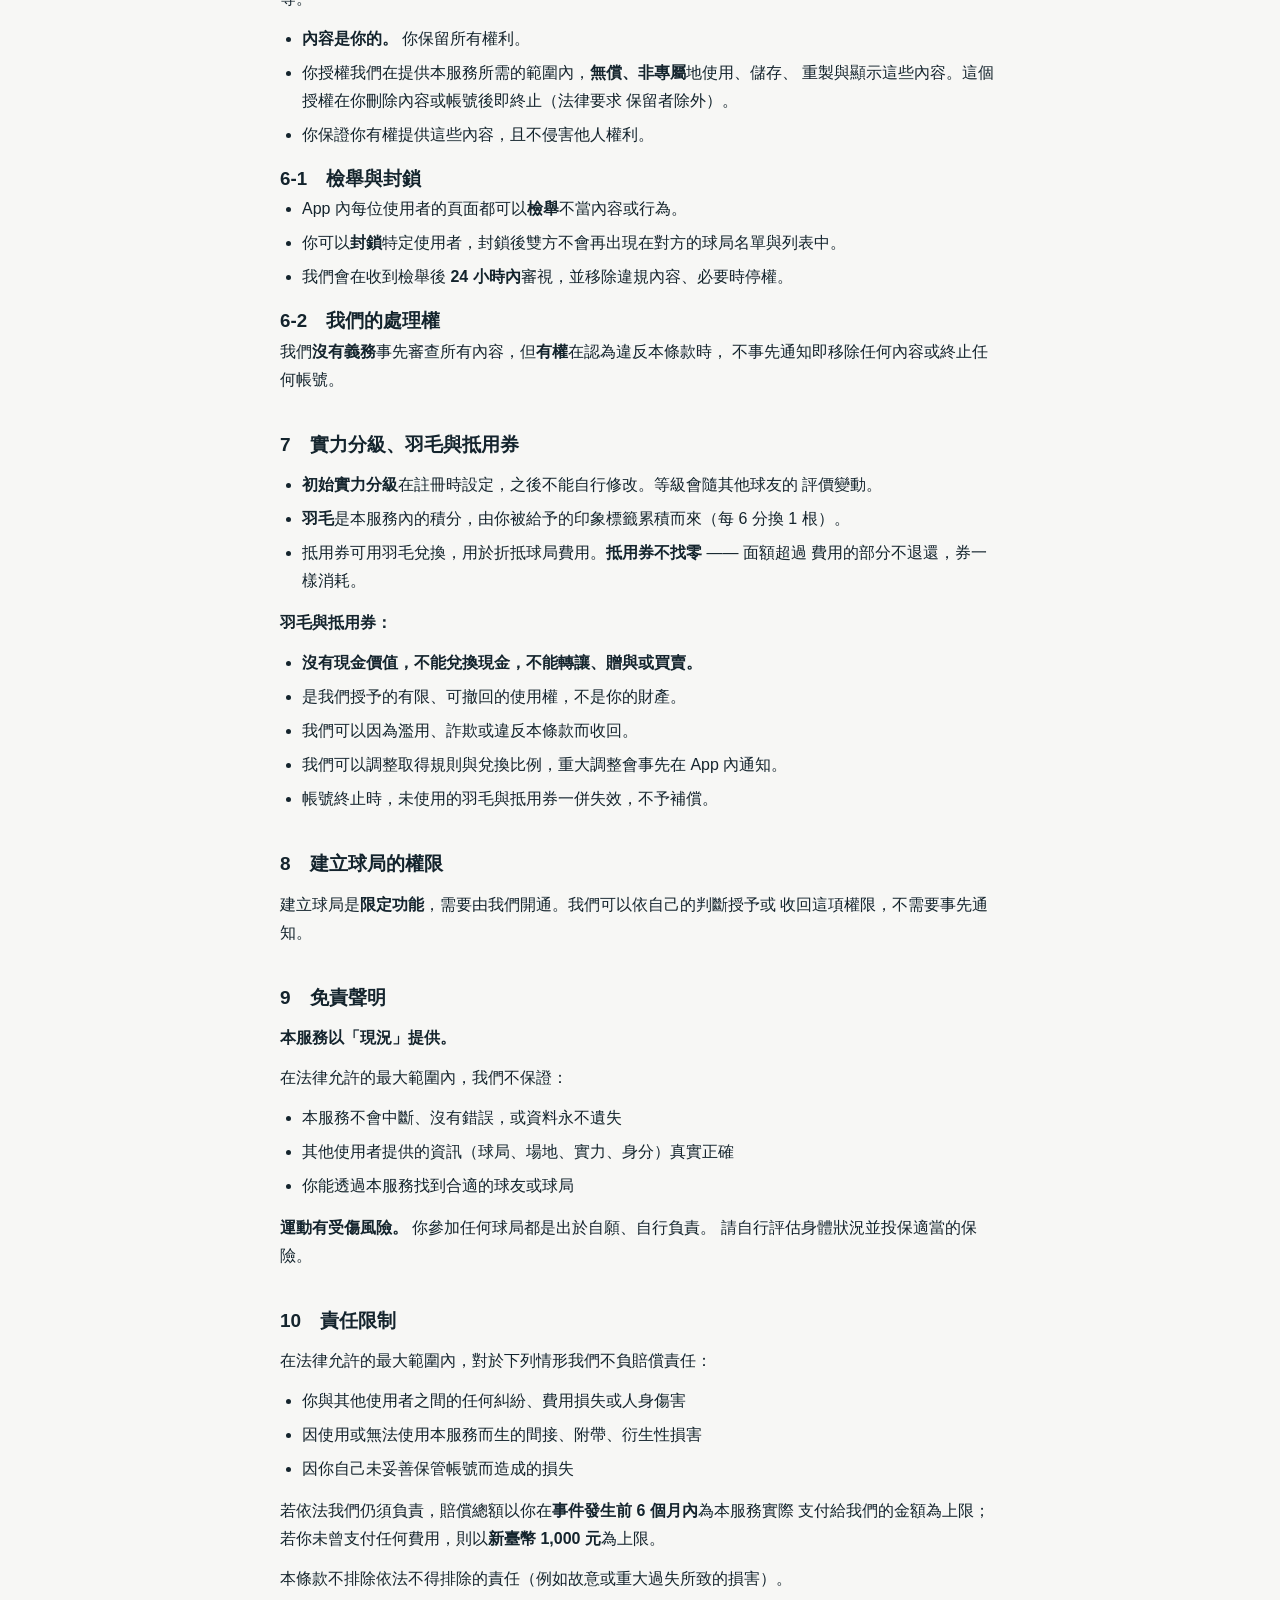
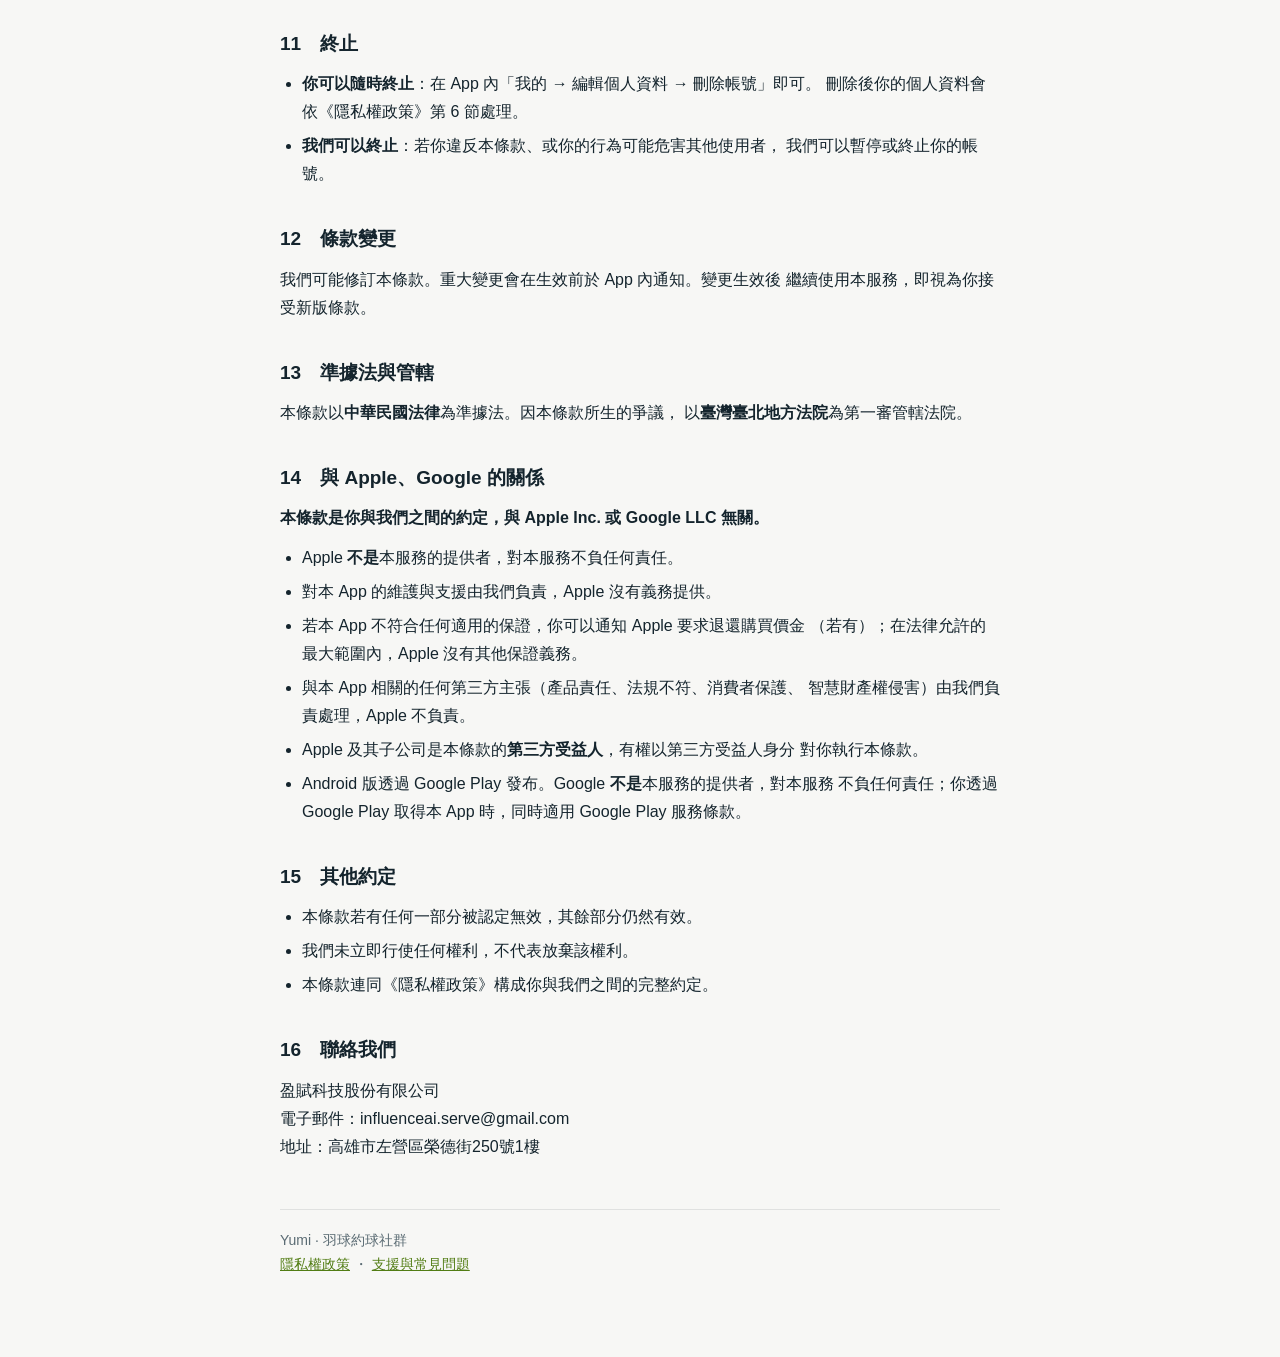
<file: terms.html>
<!doctype html>
<html lang="zh-Hant">
<head>
<meta charset="utf-8">
<meta name="viewport" content="width=device-width, initial-scale=1">
<title>Yumi 服務條款</title>
<link rel="stylesheet" href="style.css">
</head>
<body>
<main>

<h1>Yumi 服務條款</h1>
<p><strong>最後更新日期：__________</strong><br>
<strong>生效日期：__________</strong></p>
<h2>1　你同意了什麼</h2>
<p>下載、安裝或使用 Yumi（以下稱「本服務」）即表示你同意本條款。 <strong>不同意就請不要使用</strong>，並請把 App 移除。</p>
<p>本服務由盈賦科技股份有限公司（以下稱「我們」）提供。</p>
<h2>2　誰可以使用</h2>
<ul>
<li>你必須年滿 <strong>16 歲</strong>。</li>
<li>你必須有能力獨立訂立契約；若依法需要監護人同意，你必須已取得同意。</li>
<li>一人只能註冊一個帳號。<strong>不得冒用他人身分</strong>。</li>
<li>本服務僅供<strong>個人非商業</strong>使用。</li>
</ul>
<h2>3　帳號</h2>
<ul>
<li>本服務以第三方帳號登入：iOS 版「透過 Apple 登入」、Android 版「透過 Google 登入」。 你的登入安全取決於你的 Apple 或 Google 帳號安全。</li>
<li>註冊時系統會配發一組<strong>七碼會員編號</strong>。它是你在球場報到時的識別碼， <strong>配發後不可修改</strong>，請勿轉讓或公開散布。</li>
<li>你要為在你帳號下發生的一切行為負責。</li>
</ul>
<h2>4　本服務是什麼、不是什麼</h2>
<p>Yumi 是一個<strong>媒合平台</strong>：讓球友刊登球局資訊、報名、互相評價。</p>
<p><strong>我們不是球局的主辦人。</strong></p>
<ul>
<li>球局由使用者自行建立、自行主辦。</li>
<li><strong>場地費用由球友之間在現場自行結清，不經過我們</strong>，我們不收取、不代收、 不保管任何款項。</li>
<li>我們<strong>不會</strong>事先查核球局是否真的存在、場地是否已預訂、開團者是否可信、 參加者的實力是否如其所述。</li>
<li>你與其他使用者之間的任何糾紛（費用、爽約、場地、受傷、財物損失）， 由你們自行解決。</li>
</ul>
<h2>5　你要遵守的規則</h2>
<p>使用本服務時，<strong>不得</strong>：</p>
<ol>
<li>張貼騷擾、威脅、歧視、仇恨、色情、暴力或違法的內容</li>
<li>冒用他人身分，或提供不實的個人資料（包括刻意謊報實力分級）</li>
<li>刊登不存在的球局、重複開團佔位、惡意放鴿子</li>
<li>蒐集、儲存或散布其他使用者的個人資料</li>
<li>把本服務用於推銷、廣告、招攬或其他商業用途</li>
<li>嘗試繞過本服務的權限機制、逆向工程、干擾伺服器運作，或以自動化程式 大量存取</li>
<li>對其他使用者從事任何違法或危害人身安全的行為</li>
</ol>
<p><strong>我們對違規採取零容忍。</strong> 違反上述規定，我們可以在不事先通知的情況下 移除內容、暫停或永久終止你的帳號。</p>
<h2>6　使用者產生的內容</h2>
<p>「內容」指你在本服務上提供的一切：暱稱、大頭貼、自我介紹、球局資訊、 評價與評論、檢舉理由等。</p>
<ul>
<li><strong>內容是你的。</strong> 你保留所有權利。</li>
<li>你授權我們在提供本服務所需的範圍內，<strong>無償、非專屬</strong>地使用、儲存、 重製與顯示這些內容。這個授權在你刪除內容或帳號後即終止（法律要求 保留者除外）。</li>
<li>你保證你有權提供這些內容，且不侵害他人權利。</li>
</ul>
<h3>6-1　檢舉與封鎖</h3>
<ul>
<li>App 內每位使用者的頁面都可以<strong>檢舉</strong>不當內容或行為。</li>
<li>你可以<strong>封鎖</strong>特定使用者，封鎖後雙方不會再出現在對方的球局名單與列表中。</li>
<li>我們會在收到檢舉後 <strong>24 小時內</strong>審視，並移除違規內容、必要時停權。</li>
</ul>
<h3>6-2　我們的處理權</h3>
<p>我們<strong>沒有義務</strong>事先審查所有內容，但<strong>有權</strong>在認為違反本條款時， 不事先通知即移除任何內容或終止任何帳號。</p>
<h2>7　實力分級、羽毛與抵用券</h2>
<ul>
<li><strong>初始實力分級</strong>在註冊時設定，之後不能自行修改。等級會隨其他球友的 評價變動。</li>
<li><strong>羽毛</strong>是本服務內的積分，由你被給予的印象標籤累積而來（每 6 分換 1 根）。</li>
<li>抵用券可用羽毛兌換，用於折抵球局費用。<strong>抵用券不找零</strong> —— 面額超過 費用的部分不退還，券一樣消耗。</li>
</ul>
<p><strong>羽毛與抵用券：</strong></p>
<ul>
<li><strong>沒有現金價值，不能兌換現金，不能轉讓、贈與或買賣。</strong></li>
<li>是我們授予的有限、可撤回的使用權，不是你的財產。</li>
<li>我們可以因為濫用、詐欺或違反本條款而收回。</li>
<li>我們可以調整取得規則與兌換比例，重大調整會事先在 App 內通知。</li>
<li>帳號終止時，未使用的羽毛與抵用券一併失效，不予補償。</li>
</ul>
<h2>8　建立球局的權限</h2>
<p>建立球局是<strong>限定功能</strong>，需要由我們開通。我們可以依自己的判斷授予或 收回這項權限，不需要事先通知。</p>
<h2>9　免責聲明</h2>
<p><strong>本服務以「現況」提供。</strong></p>
<p>在法律允許的最大範圍內，我們不保證：</p>
<ul>
<li>本服務不會中斷、沒有錯誤，或資料永不遺失</li>
<li>其他使用者提供的資訊（球局、場地、實力、身分）真實正確</li>
<li>你能透過本服務找到合適的球友或球局</li>
</ul>
<p><strong>運動有受傷風險。</strong> 你參加任何球局都是出於自願、自行負責。 請自行評估身體狀況並投保適當的保險。</p>
<h2>10　責任限制</h2>
<p>在法律允許的最大範圍內，對於下列情形我們不負賠償責任：</p>
<ul>
<li>你與其他使用者之間的任何糾紛、費用損失或人身傷害</li>
<li>因使用或無法使用本服務而生的間接、附帶、衍生性損害</li>
<li>因你自己未妥善保管帳號而造成的損失</li>
</ul>
<p>若依法我們仍須負責，賠償總額以你在<strong>事件發生前 6 個月內</strong>為本服務實際 支付給我們的金額為上限；若你未曾支付任何費用，則以<strong>新臺幣 1,000 元</strong>為上限。</p>
<p>本條款不排除依法不得排除的責任（例如故意或重大過失所致的損害）。</p>
<h2>11　終止</h2>
<ul>
<li><strong>你可以隨時終止</strong>：在 App 內「我的 → 編輯個人資料 → 刪除帳號」即可。 刪除後你的個人資料會依《隱私權政策》第 6 節處理。</li>
<li><strong>我們可以終止</strong>：若你違反本條款、或你的行為可能危害其他使用者， 我們可以暫停或終止你的帳號。</li>
</ul>
<h2>12　條款變更</h2>
<p>我們可能修訂本條款。重大變更會在生效前於 App 內通知。變更生效後 繼續使用本服務，即視為你接受新版條款。</p>
<h2>13　準據法與管轄</h2>
<p>本條款以<strong>中華民國法律</strong>為準據法。因本條款所生的爭議， 以<strong>臺灣臺北地方法院</strong>為第一審管轄法院。</p>
<h2>14　與 Apple、Google 的關係</h2>
<p><strong>本條款是你與我們之間的約定，與 Apple Inc. 或 Google LLC 無關。</strong></p>
<ul>
<li>Apple <strong>不是</strong>本服務的提供者，對本服務不負任何責任。</li>
<li>對本 App 的維護與支援由我們負責，Apple 沒有義務提供。</li>
<li>若本 App 不符合任何適用的保證，你可以通知 Apple 要求退還購買價金 （若有）；在法律允許的最大範圍內，Apple 沒有其他保證義務。</li>
<li>與本 App 相關的任何第三方主張（產品責任、法規不符、消費者保護、 智慧財產權侵害）由我們負責處理，Apple 不負責。</li>
<li>Apple 及其子公司是本條款的<strong>第三方受益人</strong>，有權以第三方受益人身分 對你執行本條款。</li>
<li>Android 版透過 Google Play 發布。Google <strong>不是</strong>本服務的提供者，對本服務 不負任何責任；你透過 Google Play 取得本 App 時，同時適用 Google Play 服務條款。</li>
</ul>
<h2>15　其他約定</h2>
<ul>
<li>本條款若有任何一部分被認定無效，其餘部分仍然有效。</li>
<li>我們未立即行使任何權利，不代表放棄該權利。</li>
<li>本條款連同《隱私權政策》構成你與我們之間的完整約定。</li>
</ul>
<h2>16　聯絡我們</h2>
<p>盈賦科技股份有限公司<br>
電子郵件：influenceai.serve@gmail.com<br>
地址：高雄市左營區榮德街250號1樓</p>

<footer>
Yumi · 羽球約球社群<br>
<a href="privacy.html">隱私權政策</a> ・ <a href="support.html">支援與常見問題</a>
</footer>

</main>
</body>
</html>
</file>
<file: style.css>
/* Yumi 的公開頁面。兩頁共用。
   刻意做成單一檔案就能看的樣子 —— 這兩頁的唯一目的是「Apple 打得開、
   使用者看得懂」，不需要任何框架或建置流程。 */
:root{
  --bg:#F7F7F5; --card:#FFF; --ink:#14242D; --soft:#5A6B73;
  --line:rgba(20,36,45,.10); --lime:#527D14;
}
@media (prefers-color-scheme: dark){
  :root{ --bg:#0C1418; --card:#18272E; --ink:#F5F7F2; --soft:#9BAAB2;
         --line:rgba(255,255,255,.12); --lime:#B7F35C; }
}
*{box-sizing:border-box; margin:0; padding:0}
body{
  background:var(--bg); color:var(--ink); line-height:1.75;
  font-family:-apple-system,BlinkMacSystemFont,"PingFang TC","Noto Sans TC",
              "Microsoft JhengHei",sans-serif;
  padding:32px 20px 80px;
}
main{max-width:720px; margin:0 auto}
h1{font-size:28px; letter-spacing:-.5px; margin-bottom:6px}
.updated{color:var(--soft); font-size:14px; margin-bottom:28px}
h2{font-size:19px; margin:34px 0 10px}
p,li{font-size:16px; color:var(--ink)}
p{margin-bottom:12px}
ul{margin:0 0 14px 22px}
li{margin-bottom:6px}
a{color:var(--lime)}
.card{background:var(--card); border:1px solid var(--line); border-radius:16px;
      padding:18px 20px; margin:16px 0}
.soft{color:var(--soft); font-size:14px}
table{width:100%; border-collapse:collapse; margin:12px 0 18px; font-size:15px}
th,td{text-align:left; padding:9px 8px; border-bottom:1px solid var(--line);
      vertical-align:top}
th{color:var(--soft); font-weight:600}

/* 手機上兩欄表格會被壓成「一個字一行」—— 那不是排版難看，是根本讀不了。
   窄螢幕就改成上下堆疊：標題一行、說明一行。 */
@media (max-width:620px){
  table,tbody,tr,th,td{display:block; width:100%}
  tr{border-bottom:1px solid var(--line); padding:10px 0}
  tr:last-child{border-bottom:0}
  th,td{border:0; padding:0}
  th{color:var(--ink); font-weight:700; margin-bottom:4px}
  td{color:var(--soft)}
}
footer{margin-top:48px; padding-top:18px; border-top:1px solid var(--line);
       color:var(--soft); font-size:14px}
</file>
